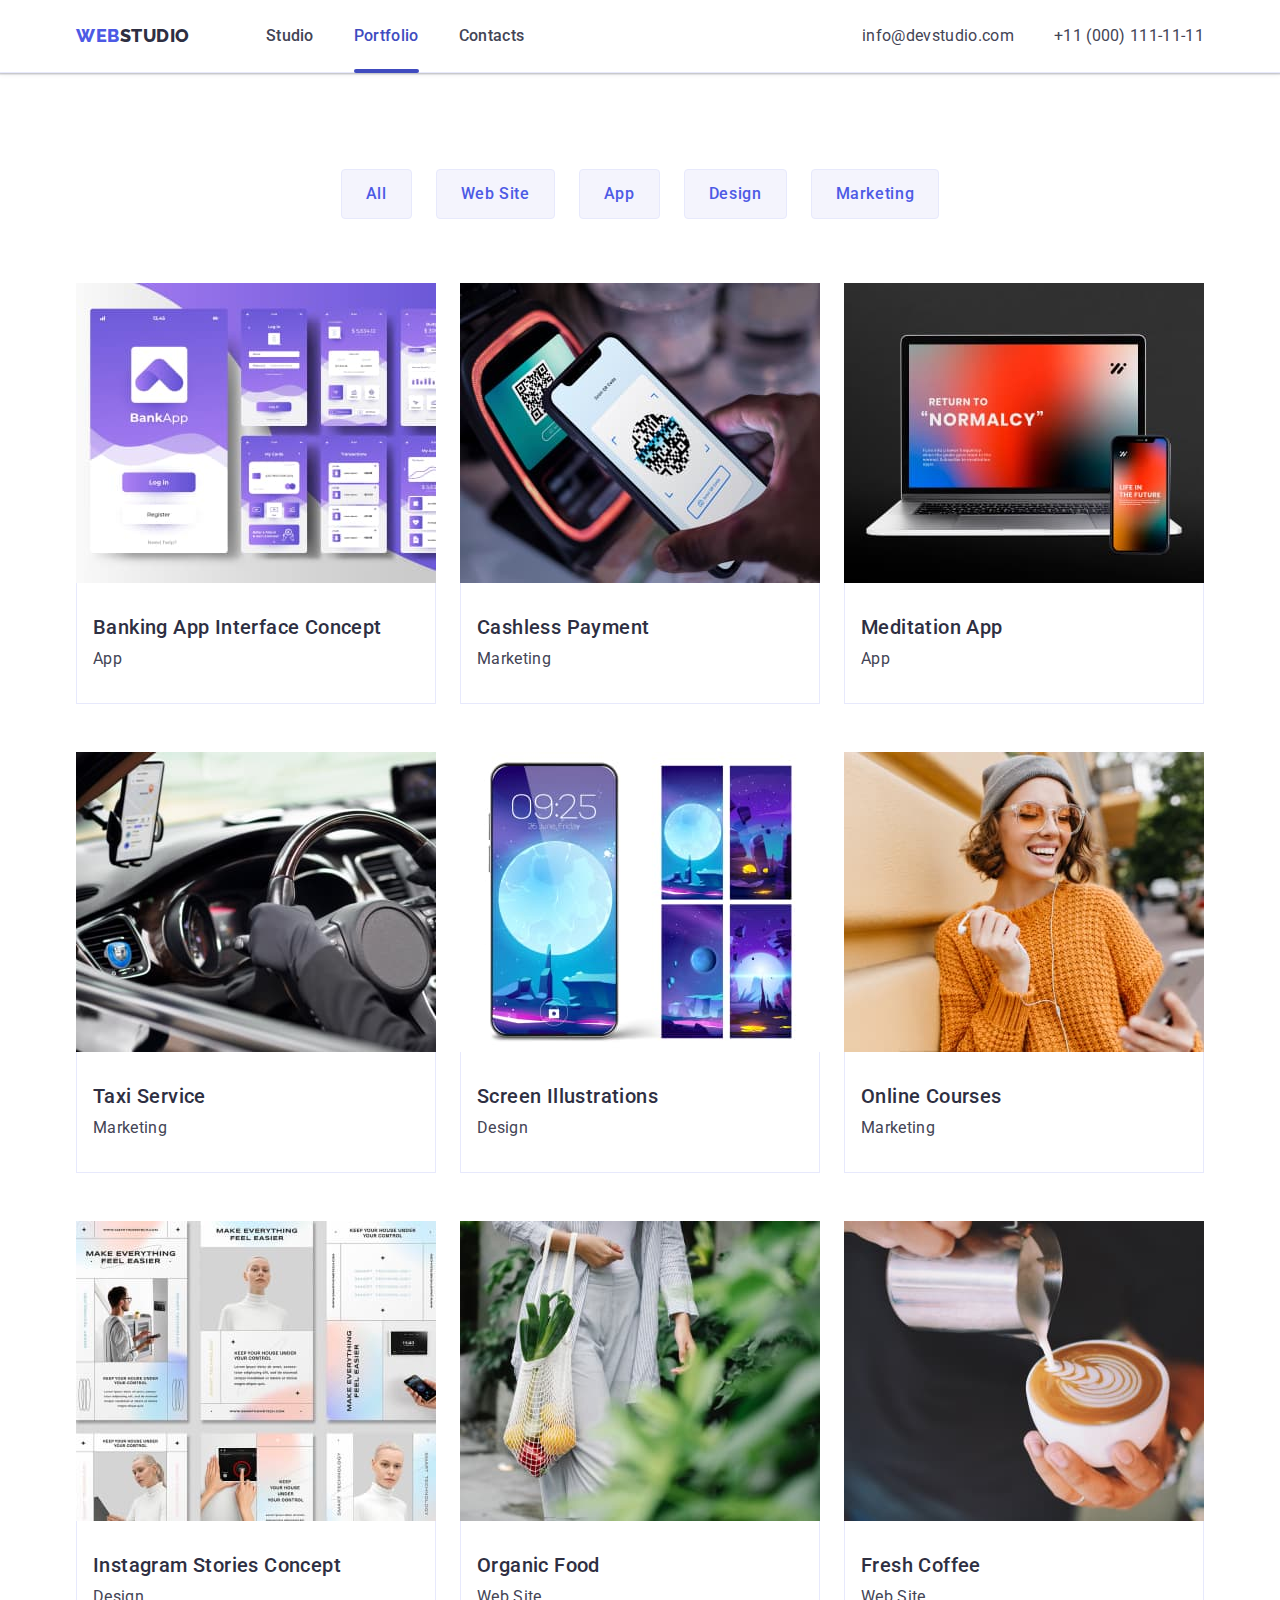
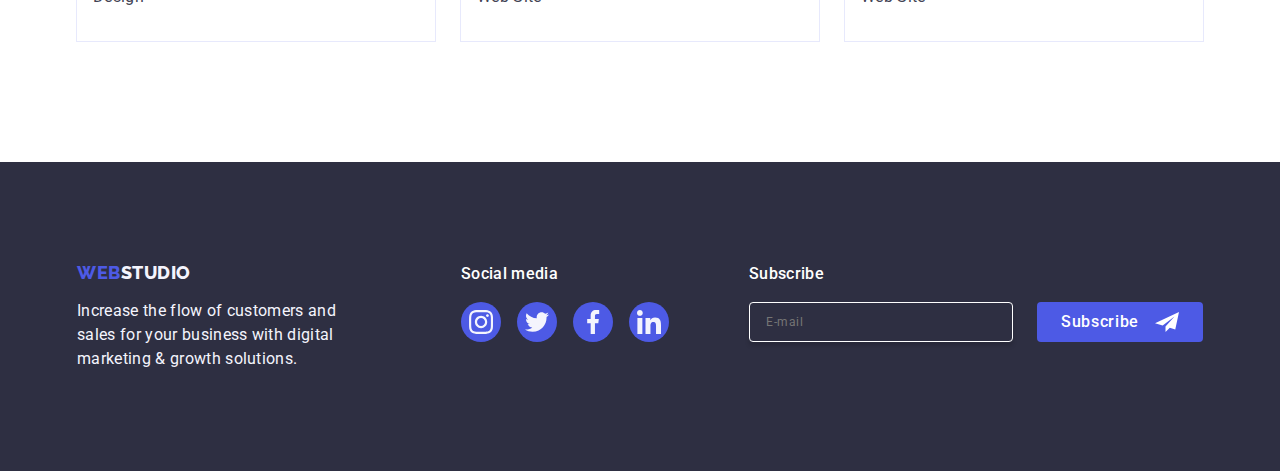
<file: portfolio.html>
<!DOCTYPE html>
<html lang="en">
<head>
    <meta charset="UTF-8">
    <meta name="viewport" content="width=device-width, initial-scale=1.0">
    <title>Portfolio</title>
    <link rel="stylesheet" href="https://cdnjs.cloudflare.com/ajax/libs/modern-normalize/2.0.0/modern-normalize.min.css">
    <link rel="preconnect" href="https://fonts.googleapis.com">
<link rel="preconnect" href="https://fonts.gstatic.com" crossorigin>
<link href="https://fonts.googleapis.com/css2?family=Raleway:wght@700;800&family=Roboto:wght@400;500;700;900&display=swap" rel="stylesheet">
<link rel="stylesheet" href="./css/styles.css">
</head>
<body>
    <header class="header">
        <div class="container menu">
            <nav class="nav">
                <a href="./index.html" class="logo link">Web<span class="studio">Studio</span>
                </a>
                <ul class="list nav-list">
                    <li><a href="./index.html" class="navigation link ">Studio</a></li>
                    <li><a href="./portfolio.html" class="navigation link navigation-activ">Portfolio</a></li>
                    <li><a href="" class="navigation link">Contacts</a></li>
                </ul>
            </nav>
            <address class="address">
                <ul class="list address-list">
                    <li><a href="mailto:info@devstudio.com" class="address link">info@devstudio.com</a></li>
                    <li><a href="tel:+110001111111" class="address link">+11 (000) 111-11-11</a></li>
                </ul>
            </address>
        </div>
        <div class="mobile-menu">
            <a href="./index.html" class="logo link">Web<span class="studio">Studio</span>
            </a>
            <button class="menu-toggle js-open-menu" aria-expanded="false" aria-controls="mobile-menu">
                <svg width="24" height="24" fill="currentColor" viewBox="0 0 20 20" xmlns="http://www.w3.org/2000/svg">
                    <path fill-rule="evenodd"
                        d="M3 5a1 1 0 011-1h12a1 1 0 110 2H4a1 1 0 01-1-1zM3 10a1 1 0 011-1h12a1 1 0 110 2H4a1 1 0 01-1-1zM3 15a1 1 0 011-1h12a1 1 0 110 2H4a1 1 0 01-1-1z"
                        clip-rule="evenodd"></path>
                </svg>
            </button>
        </div>
        <div class="js-menu-container">
            <div class="mobile-button-close">
                <button class="menu-toggle-close js-close-menu">
                    <svg fill="currentColor" viewBox="0 0 20 20" xmlns="http://www.w3.org/2000/svg" width="12" height="12">
                        <path fill-rule="evenodd"
                            d="M4.293 4.293a1 1 0 011.414 0L10 8.586l4.293-4.293a1 1 0 111.414 1.414L11.414 10l4.293 4.293a1 1 0 01-1.414 1.414L10 11.414l-4.293 4.293a1 1 0 01-1.414-1.414L8.586 10 4.293 5.707a1 1 0 010-1.414z"
                            clip-rule="evenodd"></path>
                    </svg>
                </button>
            </div>
            <nav class="nav">
                <ul class="list nav-list">
                    <li><a href="./index.html" class="one-heading link navigation-activ">Studio</a></li>
                    <li><a href="./portfolio.html" class="one-heading link">Portfolio</a></li>
                    <li><a href="" class="one-heading link">Contacts</a></li>
                </ul>
            </nav>
            <address class="address">
                <ul class="list address-list">
                    <li><a href="tel:+110001111111" class="telefon link">+11 (000) 111-11-11</a></li>
                    <li><a href="mailto:info@devstudio.com" class="mail link">info@devstudio.com</a></li>
                </ul>
            </address>
            <div class="mobile-social">
                <ul class="list mobile-list">
                    <li class="icons-footer">
                        <a href="" class="links-footer">
                            <svg width="24" height="24" class="svg-four">
                                <use href="./images/icons.svg#icon-instagram"></use>
                            </svg>
                        </a>
                    </li>
                    <li class="icons-footer">
                        <a href="" class="links-footer">
                            <svg width="24" height="24" class="svg-four">
                                <use href="./images/icons.svg#icon-twitter"></use>
                            </svg>
                        </a>
                    </li>
                    <li class="icons-footer">
                        <a href="" class="links-footer">
                            <svg width="24" height="24" class="svg-four">
                                <use href="./images/icons.svg#icon-facebook"></use>
                            </svg>
                        </a>
                    </li>
                    <li class="icons-footer">
                        <a href="" class="links-footer">
                            <svg width="24" height="24" class="svg-four">
                                <use href="./images/icons.svg#icon-linkedin"></use>
                            </svg>
                        </a>
                    </li>
                </ul>
            </div>
        </div>
    </header>
    <main>
        <section class="section portfolio">
        <div class="container">    
            <h1 class="visually-hidden">Our products</h1>
            <ul class="button-list list">
                <li><button type="button" class="button hover">All</button></li>
                <li><button type="button" class="button hover">Web Site</button></li>
                <li><button type="button" class="button hover">App</button></li>
                <li><button type="button" class="button hover">Design</button></li>
                <li><button type="button" class="button hover">Marketing</button></li>
            </ul>
            <ul class=" list link-list">
                <li class="point-li">
                    <a href="" class="link port-anime-img">
                        <div class="port-anime-img">
                            <img
                            src="./images/img-p1.jpg"
                            srcset="./images/img-p1_2x 2x"
                            alt="banking aplication pages"
                            width="360"
                            height="300"
                            >
                            <p class="port-anime">14 Stylish and User-Friendly App Design Concepts · Task Manager App · Calorie Tracker App · Exotic Fruit Ecommerce App ·
                            Cloud Storage App
                            </p>
                        </div>
                        <div class="products">
                            <h2 class="heading">Banking App Interface Concept</h2>
                            <p class="par">App</p>
                        </div>
                    </a>
                </li>
                <li class="point-li">
                    <a href="" class="link port-anime-img">
                        <div class="port-anime-img">
                            <img   
                            src="./images/img-p2.jpg"
                            srcset="./images/img-p2_2x.jpg 2x"
                            alt="two mobile phones show QR code"
                            width="360"
                            height="300"
                            >
                            <p class="port-anime">14 Stylish and User-Friendly App Design Concepts · Task Manager App · Calorie Tracker App · Exotic Fruit Ecommerce App ·
                                Cloud Storage App
                            </p>
                        </div>
                        <div class="products">
                            <h2 class="heading">Cashless Payment</h2>
                            <p class="par">Marketing</p>
                        </div>    
                    </a>
                </li> <li class="point-li">
                    <a href="" class="link port-anime-img">
                        <div class="port-anime-img">
                            <img
                            src="./images/img-p3.jpg"
                            srcset="./images/img-p3_2x.jpg 2x"
                            alt="laptop and smartphone"
                            width="360"
                            height="300"
                            >
                            <p class="port-anime">14 Stylish and User-Friendly App Design Concepts · Task Manager App · Calorie Tracker App · Exotic
                                Fruit Ecommerce App ·
                                Cloud Storage App
                            </p>
                        </div>
                        <div class="products">
                            <h2 class="heading">Meditation App</h2>
                            <p class="par">App</p>
                        </div>
                    </a>
                </li> <li class="point-li">
                    <a href="" class="link port-anime-img">
                        <div class="port-anime-img">
                            <img
                            src="./images/img-p4.jpg"
                            srcset="./images/img-p4_2x.jpg 2x"
                            alt="front car interior with some driver"
                            width="360"
                            height="300"
                            >
                            <p class="port-anime">14 Stylish and User-Friendly App Design Concepts · Task Manager App · Calorie Tracker App · Exotic
                                Fruit Ecommerce App ·
                                Cloud Storage App
                            </p>
                        </div>
                        <div class="products">
                            <h2 class="heading">Taxi Service</h2>
                            <p class="par">Marketing</p>
                        </div>
                    </a>
                </li> <li class="point-li">
                    <a href="" class="link port-anime-img">
                        <div class="port-anime-img">
                            <img
                            src="./images/img-p5.jpg"
                            srcset="./images/img-p5_2x.jpg 2x"
                            alt="mobile phone and four walpapers to choose"
                            width="360"
                            height="300"
                            >
                            <p class="port-anime">14 Stylish and User-Friendly App Design Concepts · Task Manager App · Calorie Tracker App · Exotic
                                Fruit Ecommerce App ·
                                Cloud Storage App
                            </p>
                        </div>
                        <div class="products">
                            <h2 class="heading">Screen Illustrations</h2>
                            <p class="par">Design</p>
                        </div>
                    </a>
                </li> <li class="point-li">
                    <a href="" class="link port-anime-img">
                        <div class="port-anime-img">
                            <img
                            src="./images/img-p6.jpg"
                            srcset="./images/img-p6_2x.jpg 2x"
                            alt="woman in orange sweater orange glasses ang grey cap smiling to her phone"
                            width="360"
                            height="300"
                            >
                            <p class="port-anime">14 Stylish and User-Friendly App Design Concepts · Task Manager App · Calorie Tracker App · Exotic
                                Fruit Ecommerce App ·
                                Cloud Storage App
                            </p>
                        </div>
                        <div class="products">
                            <h2 class="heading">Online Courses</h2>
                            <p class="par">Marketing</p>
                        </div>
                    </a>
                </li> <li class="point-li">
                    <a href="" class="link port-anime-img">
                        <div class="port-anime-img">
                            <img
                            src="./images/img-p7.jpg"
                            srcset="./images/img-p7_2x.jpg 2x"
                            alt="booklet pages with man women and technology"
                            width="360"
                            height="300"
                            >
                            <p class="port-anime">14 Stylish and User-Friendly App Design Concepts · Task Manager App · Calorie Tracker App · Exotic
                                Fruit Ecommerce App ·
                                Cloud Storage App
                            </p>
                        </div>
                        <div class="products">
                            <h2 class="heading">Instagram Stories Concept</h2>
                            <p class="par">Design</p>
                        </div>
                    </a>
                </li> <li class="point-li">
                    <a href="" class="link port-anime-img">
                        <div class="port-anime-img">
                            <img
                            src="./images/img-p8.jpg"
                            srcset="./images/img-p8_2x.jpg 2x"
                            alt="woman in light grey holding mesh with vegetables"
                            width="360"
                            height="300"
                            >
                            <p class="port-anime">14 Stylish and User-Friendly App Design Concepts · Task Manager App · Calorie Tracker App · Exotic
                                Fruit Ecommerce App ·
                                Cloud Storage App
                            </p>
                        </div>
                        <div class="products">
                            <h2 class="heading">Organic Food</h2>
                            <p class="par">Web Site</p>
                        </div>
                    </a>
                </li> <li class="point-li">
                    <a href="" class="link port-anime-img">
                        <div class="port-anime-img">
                            <img
                            src="./images/img-p9.jpg"
                            srcset="./images/img-p9_2x.jpg 2x"
                            alt="someone adding foamed milk to coffee"
                            width="360"
                            height="300"
                        >    
                        <p class="port-anime">14 Stylish and User-Friendly App Design Concepts · Task Manager App · Calorie Tracker App · Exotic
                            Fruit Ecommerce App ·
                            Cloud Storage App
                        </p>
                    </div>
                        <div class="products"> 
                            <h2 class="heading">Fresh Coffee</h2>
                            <p class="par">Web Site</p>
                        </div>
                    </a>
                </li>
            </ul>
        </div>
        </section>
    </main>
    <footer class="footer">
        <div class="container footer-container">
            <div class="margin">
                <a href="./index.html" class="logo link link-footer">Web<span class="studio-footer">Studio</span></a>
                <p class="par-footer">Increase the flow of customers and sales for your business with digital marketing &
                    growth solutions.</p>
            </div>
            <div class="container-social">
                <p class="footer-heading">Social media</p>
                <ul class="list footer-list">
                    <li class="icons-footer">
                        <a href="" class="links-footer">
                            <svg width="24" height="24" class="svg-four">
                                <use href="./images/icons.svg#icon-instagram"></use>
                            </svg>
                        </a>
                    </li>
                    <li class="icons-footer">
                        <a href="" class="links-footer">
                            <svg width="24" height="24" class="svg-four">
                                <use href="./images/icons.svg#icon-twitter"></use>
                            </svg>
                        </a>
                    </li>
                    <li class="icons-footer">
                        <a href="" class="links-footer">
                            <svg width="24" height="24" class="svg-four">
                                <use href="./images/icons.svg#icon-facebook"></use>
                            </svg>
                        </a>
                    </li>
                    <li class="icons-footer">
                        <a href="" class="links-footer">
                            <svg width="24" height="24" class="svg-four">
                                <use href="./images/icons.svg#icon-linkedin"></use>
                            </svg>
                        </a>
                    </li>
                </ul>
            </div>
            <div class="empty">
                <p class="footer-heading">Subscribe</p>
                <form class="form-footer">
                    <label class="label-email" for="subscribe">
                        <input class="email" type="email" name="email" placeholder="E-mail" id="subscribe" required>
                    </label>
                    <button class="footer-button" type="submit">Subscribe
                        <svg width="24" height="24" class="svg-letter">
                            <use href="./images/icons.svg#icon-letter"></use>
                        </svg>
                    </button>
                </form>
            </div>
        </div>
    </footer>
</body>
</html>
</file>
<file: css/styles.css>
* {
    margin: 0;
    padding: 0;
}

:root {
    --iris-color: #4D5AE5;
    --ocean-color: #404BBF;
    --white-color: #fff;
    --navy-color: #2E2F42;
    --cloud-color: #F4F4FD;
    --slate-color: #434455;
    --cornflower-color: #E7E9FC;
    --grey-color: #2E2F42B2;
    --light-color: #8E8F99;
    --green-color: #31D0AA;
    --dairy-color: #FCFCFC;
}

body {
    font-family: 'Roboto', sans-serif;
    color: var(--slate-color);
    line-height: 1.5;
    background-color: var(--white-color);
}

.container {
    max-width: 428px;
    margin: auto;
    padding: 0 15px;
}

.link {
    text-decoration: none;
}

.visually-hidden {
    position: absolute;
    width: 1px;
    height: 1px;
    margin: -1px;
    border: 0;
    padding: 0;

    white-space: nowrap;
    clip-path: inset(100%);
    clip: rect(0 0 0 0);
    overflow: hidden;
}

.list {
    list-style: none;
}

/* ================================================= MOBILE 👇 ========================================= */
.section {
    padding: 96px 0;
}
/* HEADER */

.menu {
    display: none;
}
.logo {
    font-family: 'Raleway', sans-serif;
    font-size: 18px;
    font-weight:800;
    line-height:1.17;
    letter-spacing: 0.03em;
    text-decoration: none;
    text-transform: uppercase; 
    color: var(--iris-color);
    transition: color 250ms cubic-bezier(0.4, 0, 0.2, 1);
}
.studio {
    color: var(--navy-color);
}

/* SECTION ONE */
.first-section {
    background-color: var(--navy-color);
    color: var(--white-color);
    display: block;
    padding: 112px 0;
    background-image:
        linear-gradient(rgba(46, 47, 66, 0.7), rgba(46, 47, 66, 0.7)),
        url(../images/people.jpg);
    background-repeat: no-repeat;
    background-position: center;
    max-width: 1440px;
    background-size: cover;
    margin: auto;
}
@media (min-device-pixel-ratio: 2),
(min-resolution: 192dpi),
(min-resolution: 2dppx) {
    .first-section {
        background-image: linear-gradient(rgba(46, 47, 66, 0.7), rgba(46, 47, 66, 0.7)),
            url(../images/people2x.jpg);
    }
}
.one-heading {
    font-weight: 700;
    letter-spacing: 0.02em;
    line-height: 1.11;
    font-size: 36px;
    text-align: center;
    color: var(--white-color);
    max-width: 320px;
    margin: 0 auto;
}

.index-button {
    color: var(--white-color);
    background-color: var(--iris-color);
    font-size: 16px;
    letter-spacing: 0.04em;
    font-weight: 500;
    line-height: 1.5;
    font-family: 'Roboto', sans-serif;
    cursor: pointer;
    padding: 16px 32px;
    margin: 72px auto 0 auto;
    border-radius: 4px;
    border: 0;
    min-width: 169px;
    height: 56px;
    display: block;
    transition: background-color 250ms cubic-bezier(0.4, 0, 0.2, 1);
}

.index-button:hover,
.index-button:active,
.index-button:focus,
.footer-button:hover,
.footer-button:focus {
    background-color: var(--ocean-color);
}

/* SECTION TWO */
.second-section {
    gap: 72px;
    display: flex;
    flex-direction: column;
    align-items: center;
}
.three-heading {
    color: var(--navy-color);
    font-size: 36px;
    font-weight: 700;
    line-height: 40px;
    letter-spacing: 0.02em;
    margin-bottom: 8px;
    text-align: center;
}
.par-index {
    font-weight: 500;
    letter-spacing: 0.02em;
}

/* SECTION FOUR */
.four-section {
    background-color: var(--cloud-color);
}
.two-heading {
    color: var(--navy-color);
    font-size: 36px;
    font-weight: 700;
    line-height: 40px;
    letter-spacing: 0.02em;
    margin-bottom: 8px;
    text-align: center;
    text-transform: capitalize;
    margin-bottom: 72px;
}
.point {
    background-color: var(--white-color);
    border-radius: 0 0 4px 4px;
    box-shadow: 0px 1px 6px rgba(46, 47, 66, 0.08),
    0px 1px 1px rgba(46, 47, 66, 0.16),
    0px 2px 1px rgba(46, 47, 66, 0.08);
}
.name-workplace {
    padding: 32px 0;
}   
.four-heading {
    font-size: 20px;
    font-weight: 500;
    line-height: 1.2;
    text-align: center;
}
.par-index-two {
    letter-spacing: 0.02em;
    text-align: center;
    margin-bottom: 8px;
}
.social-team {
    display: flex;
    gap: 24px;
    justify-content: center;
    align-items: center;
}
.link-four {
    width: 40px;
    height: 40px;
}
.media-link {
    width: 100%;
    height: 100%;
    background-color: var(--iris-color);
    border-radius: 50%;
    display: flex;
    align-items: center;
    justify-content: center;
    transition: background-color 250ms cubic-bezier(0.4, 0, 0.2, 1)
}
.media-link:hover,
.media-link:focus {
    background-color: var(--ocean-color);
}
.svg-two {
    fill: var(--cloud-color);
}

/* SECTION FIVE */
.five-section {
    display: flex;
    flex-wrap: wrap;
    justify-content: center;
    gap: 72px 16px;
}
.point-list-section-five {
    height: 88px;
    width: calc((100% - 16px) / 2);
}
.link-five {
    width: 100%;
    height: 100%;
    border: 1px solid var(--light-color);
    border-radius: 4px;
    justify-content: center;
    align-items: center;
    display: flex;
    fill: var(--light-color);
    color: var(--light-color);
    transition: border-color 250ms cubic-bezier(0.4, 0, 0.2, 1),
                color 250ms cubic-bezier(0.4, 0, 0.2, 1);
}
.svg-three {
    fill: currentColor;
}
.link-five:hover,
.link-five:focus {
    fill: var(--ocean-color);
    border-color: var(--ocean-color);
    color: var(--ocean-color);
}

/* FOOTER */

.footer {
    background-color: var(--navy-color);
    color: var(--cloud-color);
    padding: 96px 0;
    display: flex;
}
.studio-footer{
    color: var(--cloud-color);
}
.link-footer {
    display: inline-block;
    text-align: center;
    width: 100%;
    margin-bottom: 16px;
}
.par-footer {
    letter-spacing: 0.02em;
    width: 264px;
    margin: auto;
}

.footer-heading {
    font-weight: 500;
    letter-spacing: 0.02em;
    font-size: 16px;
    line-height: 1.5;
    color: var(--white-color);
    margin-bottom: 16px;
    text-align: center;
    margin-top: 72px;
}
.footer-list {
    display: flex;
    gap: 16px;
    justify-content: center;

}
.icons-footer {
    height: 40px;
    width: 40px;
}
.svg-four {
fill: var(--cloud-color);
}
.links-footer {
    width: 100%;
    height: 100%;
    background-color: var(--iris-color);
    border-radius: 50%;
    display: flex;
    align-items: center;
    justify-content: center;
    transition: background-color 250ms cubic-bezier(0.4, 0, 0.2, 1);
}
.links-footer:hover,
.links-footer:focus {
    background-color: var(--green-color);
}
.form-footer {
    display: flex;
    gap: 16px;
    flex-direction: column;
}
.label-email {
    width: 100%;
}
.email {
    border-radius: 4px;
    border: 1px solid var(--white-color);
    box-shadow: 0px 4px 4px 0px rgba(0, 0, 0, 0.15);
    color: var(--white-color);
    background-color: transparent;
    font-size: 12px;
    font-weight: 400;
    line-height: 1.5;
    letter-spacing: 0.04em;
    padding: 8px 16px;
    width: 100%;
    height: 40px;
    max-width: 398px;
    }

.footer-button {
    color: var(--white-color);
    background-color: var(--iris-color);
    font-size: 16px;
    letter-spacing: 0.04em;
    font-weight: 500;
    line-height: 1.5;
    font-family: 'Roboto', sans-serif;
    cursor: pointer;
    padding: 8px 24px;
    border-radius: 4px;
    border: 0;
    min-width: 165px;
    transition: background-color 250ms cubic-bezier(0.4, 0, 0.2, 1);
    text-align: left;
    display: flex;
    margin: auto;
}
.svg-letter {
    margin-left: 16px;
}

/* MOBILE MENU */
@media screen and (max-width: 767px) {
    .mobile-menu {
        display: flex;
        justify-content: space-between;
        align-items: center;
        padding: 24px 16px;
        border-bottom: 1px solid var(--cornflower-color);
        box-shadow: 0px 1px 6px 0px rgba(46, 47, 66, 0.08), 0px 1px 1px 0px rgba(46, 47, 66, 0.16), 0px 2px 1px 0px rgba(46, 47, 66, 0.08);
    }
    .menu-toggle {
        background-color: transparent;
        border: none;
    }
    .menu-toggle-close {
        background-color: transparent;
        cursor: pointer;
        border: 1px solid rgba(0, 0, 0, 0.10);
        width: 24px;
        height: 24px;
        margin: 24px 0;
        border-radius: 50%;
        cursor: pointer;
        display: flex;
        justify-content: center;
        align-items: center;
        transition: background-color 250ms cubic-bezier(0.4, 0, 0.2, 1), border 250ms cubic-bezier(0.4, 0, 0.2, 1);
        fill: var(--navy-color);
    }
    .js-menu-container {
        display: none;
    }

    .js-menu-container.is-open {
        display: flex;
        position: fixed;
        top: 0;
        left: 0;
        right: 0;
        background-color: white;
        flex-flow: column nowrap;
        height: 100%;
        padding: 0 40px;
        justify-content: space-between;
    }
    .mobile-button-close {
        display: flex;
        justify-content: flex-end;
        }
    .nav-list {
        display: flex;
        flex-flow: column nowrap;
        padding: 8px 0;
        gap: 40px;
    }
    .nav-list .one-heading {
        color: var(--navy-color);
    }
    .nav-list .navigation-activ {
        color: var(--ocean-color);
    }
    .nav {
        flex-grow: 1;
    }
    .address-list {
        gap: 40px;
        display: flex;
        flex-flow: column nowrap;
    }
    .telefon {
        color: var(--iris-color);
        font-size: 36px;
        font-weight: 700;
        line-height: 40px;
        letter-spacing: 0.72px;
        text-transform: capitalize;
        font-style: normal;
    }
    .mail {
        color: var(--slate-color);
        font-style: normal;
        font-size: 20px;
        font-weight: 500;
        line-height: 24px;
        letter-spacing: 0.4px; 
    }
    .mobile-social {
        margin-top: 48px;
        margin-bottom: 40px;
    }
    .mobile-list {
        display: flex;
        justify-content: space-between;
        max-width: 328px;
    }


}
/* ================================================= TABLET 👇 ========================================= */
@media screen and (min-width: 768px) {
    .container{
        max-width: 768px;
    }
    /* HEADER */
    .menu {
        display: flex;
        justify-content: space-between;
        align-items: center;
    }
    .mobile-menu,
    .js-menu-container {
        display: none;
    }
    .header {
        background-color:var(--white-color);
        justify-content: space-around;
        border-bottom: 1px solid var(--cornflower-color);
        box-shadow: 0px 1px 6px 0px rgba(46, 47, 66, 0.08), 0px 1px 1px 0px rgba(46, 47, 66, 0.16), 0px 2px 1px 0px rgba(46, 47, 66, 0.08);
    }
    .logo {
        margin-right: 76px;
    }
    .nav {
        display: flex;
        align-items: center;
        justify-content:space-between;
    }
    .address{
        font-style: normal;
        text-decoration: none;
        color:var(--slate-color);
        font-weight: 400;
        letter-spacing: 0.02em;
        transition: color 250ms cubic-bezier(0.4, 0, 0.2, 1);
    }
    .navigation {
        display: inline-block;
        letter-spacing: 0.02em;
        font-weight: 500;
        color: var(--slate-color);
        padding: 24px 0;
        position: relative;
        transition: color 250ms cubic-bezier(0.4, 0, 0.2, 1);
    }
    .navigation-activ{
        color: var(--ocean-color);
    }
    .navigation-activ:after {
        content: "";
        position: absolute;
        width: 100%;
        height: 4px;
        border-radius: 2px;
        background-color: var(--ocean-color);
        color: var(--ocean-color);
        left: 0;
        bottom: -1px;
        transition: color 250ms cubic-bezier(0.4, 0, 0.2, 1);
    }

    .nav-list {
        gap: 40px;
        display: flex;
    }

    /* SECTION ONE */
    .one-heading {
        line-height: 1.07;
        font-size: 56px;
        max-width: 496px;
    }
    .index-button {
        margin-top: 36px;
    }

    /* SECTION TWO */
    .second-section {
        column-gap: 24px;
        row-gap: 72px;
        flex-direction: row;
        flex-wrap: wrap;
        justify-content: center;
    }
    .three-heading {
        text-align: left;
    }
    .point-list-section-two {
        width: calc((100% - 24px) / 2);
    }

    /* SECTION FIVE */
    .five-section {
        gap: 72px 24px;
    }
    .point-list-section-five {
        max-width: 168px;
    }
    /* FOOTER */
    .footer-container {
        display:flex;
        align-items: baseline;
        flex-wrap: wrap;
        gap: 72px 24px;
        padding-left: 108px;
        justify-content: flex-start;
    }
    .form-footer {
        flex-direction: row;
        gap: 24px;
    }
    .link-footer {
        text-align: left;
    }
    .footer-heading {
        margin-top: 0;
        text-align: left;
    }
    .footer-list {
        justify-content: left;
    }
    .email {
        width: 264px;
    }
}

/* ======================================== HIDDEN IN MOBILE & TABLET 👇 ========================================= */
@media screen and (max-width: 1157px) {
    .icons {
        display: none;
    }
    .third-section {
        display: none;
    }
}

/* ================================================= DESKTOP 👇 ========================================= */
@media screen and (min-width: 1158px) {
    .container {
        max-width: 1158px;
    }
    .section {
        padding: 120px 0;
    }
    .address-list {
        display: flex;
        gap: 40px;
    }

    /* SECTION ONE */
    .first-section {
        padding: 188px 0;
    }
    .index-button {
        margin-top: 48px;
    }
    /* SECTION TWO */
    .second-section {
        flex-wrap: nowrap;
    }
    .three-heading {
        font-size: 20px;
        font-weight: 500;
        line-height: 1.2;
    }
    .par-index {
        font-weight: 400;
    }
    .point-list-section-two {
        width: calc((100% - 72px) / 4);
    }
    .icons {
        background-color: var(--cloud-color);
        border-radius: 4px;
        width: 264px;
        height: 112px;
        display: flex;
        align-items: center;
        justify-content: center;
        margin-bottom: 8px;
    }
    
    /* SECTION THREE */
    .third-section {
        padding-top: 0;
    }
    .point-list-section-three {
        width: calc((100% - 48px) / 3);
    }

    /* SECTION FIVE */
    .point-list-section-five {
        width: calc((100% - 120px) / 6);
    }

    /* FOOTER */
    .footer {
        padding: 100px 0;
    }
    .footer-container {
        padding: 0;
        gap: 0;
    }
    .container-social {
        margin-right: 80px;
    }
    .margin {
        margin-right: 120px;
    }
    .label-email {
        width: 264px;
    }

}

/* Okno modalne */

.backdrop {
    width: 100%;
    height: 100%;
    background-color: #2E2F4266;
    position: fixed;
    top: 0;
    transition: opacity 250ms cubic-bezier(0.4, 0, 0.2, 1), visibility 250ms cubic-bezier(0.4, 0, 0.2, 1);
}

.is-hidden {
    opacity: 0;
    visibility: hidden;
    pointer-events: none;
}

.modal {
    width: 90%;
    max-width: 408px;
    min-height: 584px;
    border-radius: 4px;
    background-color: var(--dairy-color);
    box-shadow: 0px 2px 1px 0px rgba(0, 0, 0, 0.20),
        0px 1px 3px 0px rgba(0, 0, 0, 0.12),
        0px 1px 1px 0px rgba(0, 0, 0, 0.14);
    position: absolute;
    top: 50%;
    left: 50%;
    transform: translate(-50%, -50%) scale(1);
    transition: transform 250ms cubic-bezier(0.4, 0, 0.2, 1);
    padding: 72px 24px 24px 24px;
}

.close-button {
    position: absolute;
    background-color: var(--cornflower-color);
    border: 1px solid rgba(0, 0, 0, 0.10);
    width: 24px;
    height: 24px;
    border-radius: 50%;
    cursor: pointer;
    top: 24px;
    right: 24px;
    display: flex;
    justify-content: center;
    align-items: center;
    transition: background-color 250ms cubic-bezier(0.4, 0, 0.2, 1), border 250ms cubic-bezier(0.4, 0, 0.2, 1);
    fill: var(--navy-color);
}

.svg-x {
    color: currentColor;
    transition: fill 250ms cubic-bezier(0.4, 0, 0.2, 1);
}

.close-button:focus,
.close-button:hover {
    border: none;
    background-color: var(--ocean-color);
    fill: var(--white-color);
}

.form {
    display: flex;
    flex-direction: column;
    margin-bottom: 8px;
}

.form-comment {
    margin-bottom: 16px;
}

.legend {
    color: var(--navy-color);
    text-align: center;
    font-size: 16px;
    font-weight: 500;
    line-height: 24px;
    letter-spacing: 0.02em;
    margin-bottom: 16px;
}

.label {
    color: var(--light-color);
    font-size: 12px;
    font-weight: 400;
    line-height: 1.17;
    letter-spacing: 0.04em;
    margin-bottom: 4px;
    padding-left: 8px;
}

.input {
    border-radius: 4px;
    border: 1px solid rgba(46, 47, 66, 0.4);
    width: 100%;
    height: 40px;
    padding: 0 38px;
    font-size: 12px;
    font-weight: 400;
    line-height: 1.17;
    letter-spacing: 0.04em;
    color: rgba(46, 47, 66, 0.4);
    background-color: transparent;
    outline: transparent;
    transition: border-color 250ms cubic-bezier(0.4, 0, 0.2, 1);
}

.textarea {
    height: 120px;
    padding: 8px 16px;
    resize: none;
}

.policy {
    line-height: 16px;
    color: var(--iris-color);
    text-decoration-line: underline;
}

.checkbox-container {
    margin-bottom: 24px;
    display: flex;
}

.checkbox {
    border: 1px solid rgba(46, 47, 66, 0.40);
    border-radius: 2px;
    width: 16px;
    height: 16px;
    display: inline-flex;
    align-items: center;
    justify-content: center;
    fill: transparent;
    transition: background-color 250ms cubic-bezier(0.4, 0, 0.2, 1), border 250ms cubic-bezier(0.4, 0, 0.2, 1), fill 250ms cubic-bezier(0.4, 0, 0.2, 1);
}

.hidden-checkbox:checked+.label>.checkbox {
    background-color: var(--ocean-color);
    border: none;
    fill: var(--cloud-color);
}

.submit {
    margin-top: 16px;
}

.input-container {
    position: relative;
}

.icon-modal {
    position: absolute;
    top: 50%;
    left: 16px;
    transform: translateY(-50%);
    transition: fill 250ms cubic-bezier(0.4, 0, 0.2, 1);
}

.input:focus {
    border-color: var(--iris-color);
    fill: var(--iris-color);
}

.input:focus+.icon-modal {
    fill: var(--iris-color);
}

/* ----------------------STRONA PORTFOLIO--------------------------- */
.portfolio {
    padding: 48px 0;
}
.button-list {
    display: flex;
    flex-wrap: wrap;
    gap: 24px;
    margin-bottom: 48px;
}

.button {
    color: var(--iris-color);
    cursor: pointer;
    font-weight: 500;
    font-size: 16px;
    letter-spacing: 0.04em;
    background-color: var(--cloud-color);
    font-family: 'Roboto', sans-serif;
    line-height: 1.5;
    padding: 12px 24px;
    border: 1px solid var(--cornflower-color);
    border-radius: 4px;
    transition: color 250ms cubic-bezier(0.4, 0, 0.2, 1),
        background-color 250ms cubic-bezier(0.4, 0, 0.2, 1),
        border-color 250ms cubic-bezier(0.4, 0, 0.2, 1),
        box-shadow 250ms cubic-bezier(0.4, 0, 0.2, 1);
}
.hover:hover,
.hover:focus,
.hover:active {
    border: 1px solid transparent;
    box-shadow: 0px 2px 2px 0px rgba(0, 0, 0, 0.12), 0px 2px 1px 0px rgba(0, 0, 0, 0.08), 0px 3px 1px 0px rgba(0, 0, 0, 0.10);
}

.link:hover,
.link:focus,
.link:active,
.address:hover {
    color: var(--ocean-color)
}

.button:hover,
.button:focus,
.button:active {
    color: var(--white-color);
    background-color: var(--ocean-color);
}
.link-list {
    display: flex;
    flex-wrap: wrap;
    margin: 0 auto;
    column-gap: 24px;
    row-gap: 48px;
    padding: 0;
    flex-direction: column;
}

.point-li {
    max-width: 100%;
}

.point-li a {
    display: block;
    transition: box-shadow 250ms cubic-bezier(0.4, 0, 0.2, 1);
    max-width: 360px;
}

.point-li a:hover,
.point-li a:focus,
.point-li a:active {
    box-shadow: 0px 1px 6px rgba(46, 47, 66, 0.08),
        0px 1px 1px rgba(46, 47, 66, 0.16),
        0px 2px 1px rgba(46, 47, 66, 0.08);
}

.port-anime-img {
    position: relative;
    overflow: hidden;
}
.port-anime {
    color: var(--cloud-color);
    font-size: 16px;
    font-weight: 400;
    line-height: 24px;
    letter-spacing: 0.02em;
    background-color: var(--iris-color);
    width: 360px;
    height: 300px;
    padding: 40px 32px;
    position: absolute;
    transform: translateY(100%);
    top: 0;
    left: 0;
    transition: transform 250ms cubic-bezier(0.4, 0, 0.2, 1);
}

.port-anime-img:hover .port-anime,
.port-anime-img:focus .port-anime {
    transform: translateY(0%);
}
.port-anime-img img {
    display: block;
}

.heading {
    font-weight: 500;
    font-size: 20px;
    line-height: 1.2;
    letter-spacing: 0.02em;
    color: var(--navy-color);
    margin: 0 0 8px 0;
}

.par {
    font-size: 16px;
    color: var(--slate-color);
    letter-spacing: 0.02em;
}
.products {
    padding: 32px 16px;
    border: 1px solid var(--cornflower-color);
    border-top: none;
}

@media screen and (min-width: 768px) {
    .button-list {
        justify-content: center;
        margin-bottom: 72px;
    }
    .link-list {
        flex-direction: row;
        row-gap: 72px;
    }
    .portfolio {
        padding: 64px 0 96px 0;
    }
    .point-li {
        width: calc((100% - 24px) / 2);
    }
}
@media screen and (min-width: 1158px) {
    .point-li {
    width: calc((100% - 48px) / 3);
    }
    .button-list {
        margin-bottom: 64px;
    }
    .link-list {
        row-gap: 48px;
    }
    .portfolio {
        padding: 96px 0 120px 0;
    }
}
</file>
